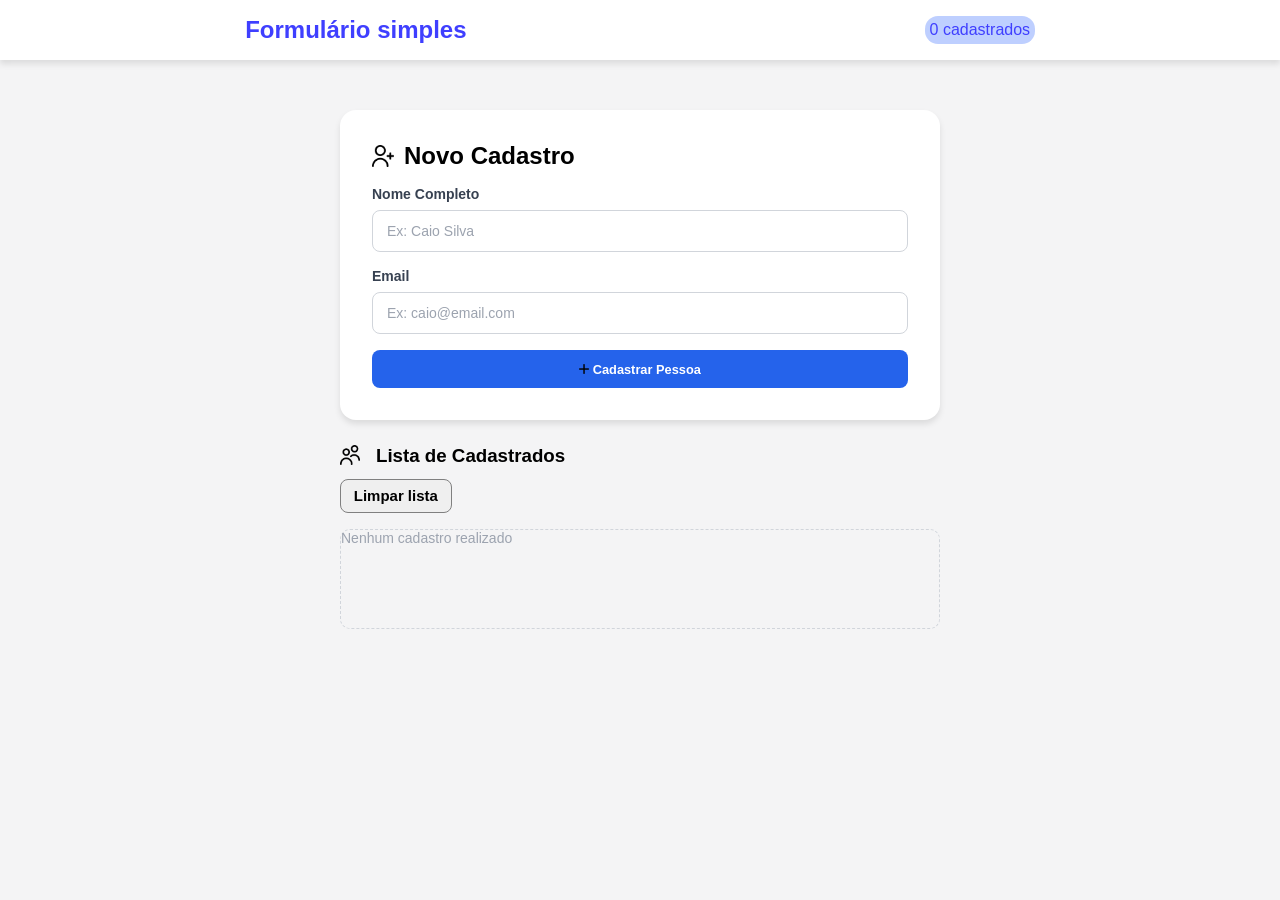
<file: form/index.html>
<!DOCTYPE html>
<html lang="pt-br">
<head>
    <meta charset="UTF-8">
    <meta name="viewport" content="width=device-width, initial-scale=1.0">
    <title>Simple Form</title>
    <link rel="stylesheet" href="/form/css/style.css">
</head>
<body>
    <header class="site-header">
        <div id="div-header">
            <h2 class="title-header">
            Formulário simples
            </h2>
            <span id="registered-count">
                0  cadastrados
            </span>
        </div>
    </header>

    <main>

        <div id="messageBox" class="hidden"></div>

        <nav>
            <div class="div-title-nav">
                <img src="/form/assets/img/adicionar-usuario.png" alt="icon-new-user" >
                <h2>Novo Cadastro</h2>
            </div>
            
            <form>
                <div class="form-div">
                    <label for="name">Nome Completo</label>
                    <input type="text" id="name" placeholder="Ex: Caio Silva">
                </div>
 
                <div class="form-div">
                    <label for="email">Email</label>
                    <input type="email" name="email" id="email" placeholder="Ex: caio@email.com">
                </div>

                <button type="button" onclick="handleFormSubmit()">
                    <img src="/form/assets/img/mais.png" alt="icon-add" style="height: 10px;">
                    Cadastrar Pessoa
                </button>
            </form>
        </nav>

        <div class="list-users">

            <div>
                <div class="title-list">
                    <img src="/form/assets/img/pesssoas.png" alt="icon-list" height="20px">
                    <h3>Lista de Cadastrados</h3>
                </div>
                
                <button class="clear-button" onclick="removeRegister()" >
                   <h3>Limpar lista</h3> 
                </button>
            </div>

            
            <section id="listContent">
                Nenhum cadastro realizado
            </section>

        </div>
    </main>
</body>
<script src="/form/js/script.js"></script>
</html>
</file>
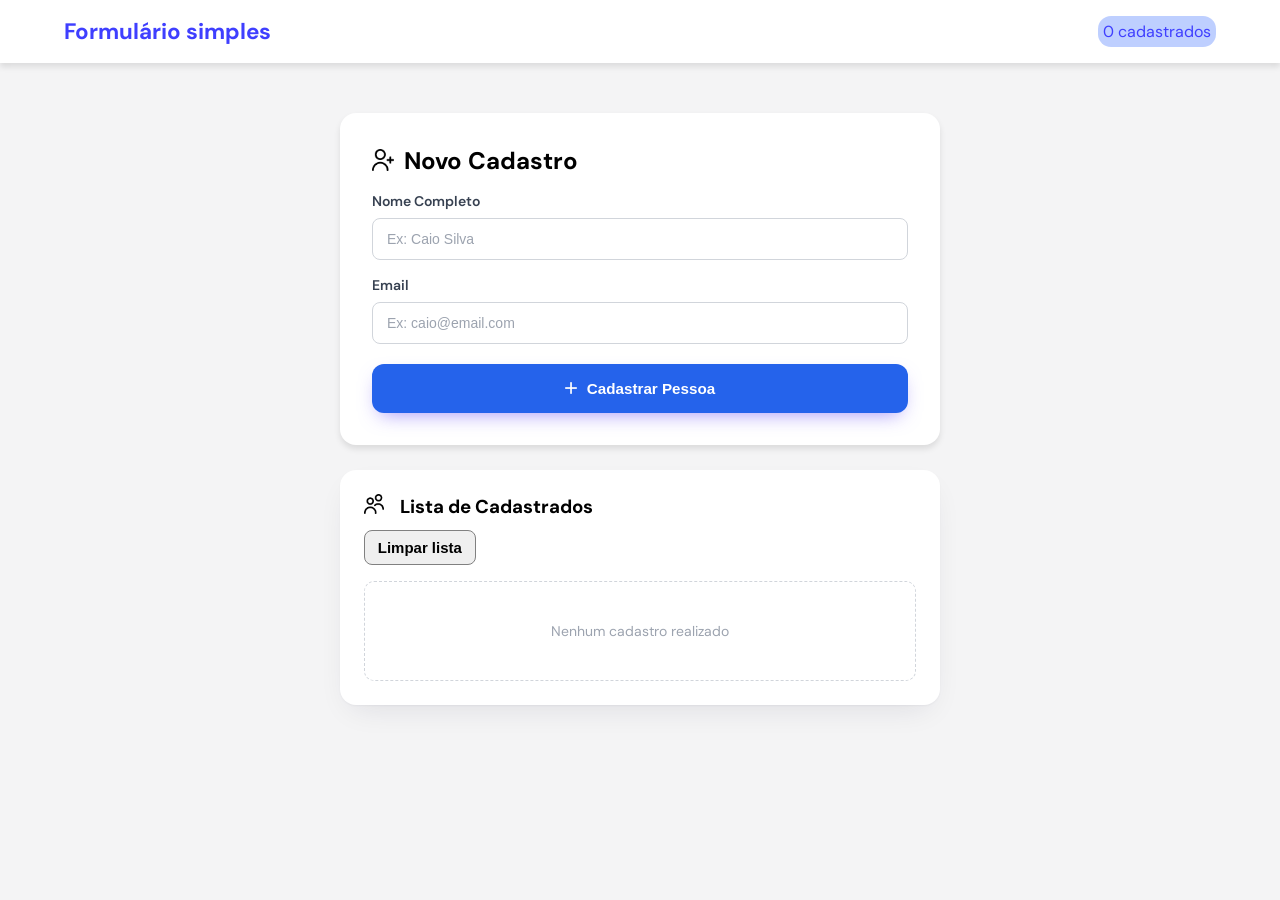
<file: form/frontend/src/index.html>
<!DOCTYPE html>
<html lang="pt-br">
<head>
    <meta charset="UTF-8">
    <meta name="viewport" content="width=device-width, initial-scale=1.0">
    <title>Simple Form</title>
    <link rel="stylesheet" href="/form/frontend/src/css/style.css">
</head>
<body>
    <header class="site-header">
        <div id="div-header">
            <h2 class="title-header">
            Formulário simples
            </h2>
            <span id="registered-count">
                0  cadastrados
            </span>
        </div>
    </header>

    <main>

        <div id="messageBox" class="hidden"></div>

        <nav>
            <div class="div-title-nav">
                <img src="/form/frontend/src/assets/img/adicionar-usuario.png" alt="icon-new-user" >
                <h2>Novo Cadastro</h2>
            </div>
            
            <form>
                <div class="form-div">
                    <label for="name">Nome Completo</label>
                    <input type="text" id="name" placeholder="Ex: Caio Silva">
                </div>
 
                <div class="form-div">
                    <label for="email">Email</label>
                    <input type="email" name="email" id="email" placeholder="Ex: caio@email.com">
                </div>

                <button type="button" onclick="handleFormSubmit()">
                    <img src="/form/frontend/src/assets/img/mais.png" alt="icon-add" style="height: 10px;">
                    Cadastrar Pessoa
                </button>
            </form>
        </nav>

        <div class="list-users">

            <div>
                <div class="title-list">
                    <img src="/form//frontend/src/assets/img/pesssoas.png" alt="icon-list" height="20px">
                    <h3>Lista de Cadastrados</h3>
                </div>
                
                <button class="clear-button" onclick="removeRegister()" >
                   <h3>Limpar lista</h3> 
                </button>
            </div>

            
            <section id="listContent">
                <span>Nenhum cadastro realizado</span>
            </section>

        </div>
    </main>
</body>
<script src="/form//frontend/src/js/script.js"></script>
</html>
</file>
<file: form/css/style.css>
* {
    margin: 0;
    padding: 0;
    box-sizing: border-box;
}

html, body {
    background-color: rgb(244, 244, 245);
    font-family: sans-serif;
}

header {
    background-color: white;
    color: rgb(63, 63, 255);
    box-shadow: 0 4px 6px rgba(0, 0, 0, 0.1);
}
header div{
    display: flex;
    align-items: center;
    justify-content: space-around;

    padding: 1em;
}

header span{
    background-color: rgb(190, 207, 255);
    border-radius: 13px;
    padding: 0.3em;
}


main {
    width: min(600px, 90%);
    margin: 50px auto;

    display: flex;
    flex-direction: column;
    gap: 25px;
}

nav{
    background-color: white;
    border-radius: 16px;
    padding: 2em;
     box-shadow: 0 4px 6px rgba(0, 0, 0, 0.1);
}


.div-title-nav {
    display: flex;
    align-items: center;
    gap: 10px;
    
    margin-bottom: 1em;
}

.div-title-nav img {
    width: 22px;
    height: 22px;
}

.div-title-nav h2 {
    font-size: 1.5em;
}


form {
    display: flex;
    flex-direction: column;
    gap: 1em;
}

.form-div {
    display: flex;
    flex-direction: column;
    gap: 0.5em;
}

.form-div label {
    font-size: 14px;
    font-weight: 600;
    color: #374151;
}

.form-div input {
    height: 3em;
    padding: 1em;

    border: 1px solid #d1d5db;
    border-radius: 8px;

    background: #fff;

    font-size: 14px;
    outline: none;

    transition: border-color 0.2s, box-shadow 0.4s;
}

.form-div input::placeholder {
    color: #9ca3af;
}

.form-div input:focus {
    border-color: #2563eb;
    box-shadow: 0 0 0 3px rgba(37, 99, 235, 0.12);
}

form button {
    height: 3em;

    border: none;
    border-radius: 8px;

    background: #2563eb;
    color: white;

    font-size: 0.8em;
    font-weight: 600;

    cursor: pointer;

    transition: background 0.2s, transform 0.1s;
}

form button:hover {
    background: #1d4ed8;
}

form button:active {
    transform: scale(0.98);
}

.list-users{
    display: flex;
    flex-direction: column;
    gap: 1em;
}

.title-list{
    padding-bottom: 0.7em;
    display: flex;
    gap: 16px;
}

.list-users button{

    height: 2.7em;
    padding-inline:1em ;

    border: solid gray 1px;
    border-radius: 8px;

    font-size: 0.8em;

    cursor: pointer;

    transition: background 0.2s, transform 0.1s;
}

.list-users button:hover{
   background-color: rgb(216, 216, 216);
   border: solid 1px rgb(143, 6, 6);
   color: red;
   font-weight: 500;
}

.list-users button:active {
    transform: scale(0.99);
    background-color: red;
    color: black;
    border: none;
}


#listContent { 
    min-height: 100px; 
    display: flex; 
    flex-direction: column;
    
    border: 1px dashed #d1d5db; 
    border-radius: 10px; 
    color: #9ca3af; 
    font-size: 14px; 
    
}

#listContent > div{
    display: flex;
    flex-direction: column;
    margin: 5px;
}

.user-perfil{
    display: flex;
    align-items: center;
    gap: 7px;
    margin: 5px;
    justify-content: space-between;
}

.photo-perfil{
    background-color: #1d4ed8;
    color: white;
    padding: 5px;
    padding-inline: 10px;
    border-radius: 20px;
}

#messageBox {
    position: absolute;
    top: 100px;
    left: 50%;

    padding: 12px 20px;
    border-radius: 8px;

    opacity: 1;
    transform: translate(-50%, 0);

    transition: opacity 0.3s ease, transform 0.3s ease;
}

.button-delete{
    cursor: pointer;
    transition: transform 0.1s;
}

.button-delete:active{
    transform: scale(0.98);
}

#messageBox.hidden {
    opacity: 0;
    transform: translate(-50%, -20px);
}

.message_success {
    background-color: #ecfdf5;
    color: #047857;
    border: 1px solid #a7f3d0;
}

.message_error {
    background-color: #fff1f2;
    color: #be123c;
    border: 1px solid #fecdd3;
}



@media screen and (max-width: 728px) {
    #div-header{
        gap: 25px;
    }
}
</file>
<file: form/frontend/src/css/style.css>
@import url('https://fonts.googleapis.com/css2?family=Bricolage+Grotesque:opsz,wght@12..96,600;12..96,700&family=DM+Sans:wght@400;500;600&display=swap');

* {
    margin: 0;
    padding: 0;
    box-sizing: border-box;
}

html, body {
    background-color: rgb(244, 244, 245);
    font-family:'DM Sans', system-ui, 'Segoe UI', sans-serif;
}

header {
    background-color: white;
    color: rgb(63, 63, 255);
    box-shadow: 0 4px 6px rgba(0, 0, 0, 0.1);
}
header div{
    display: flex;
    align-items: center;
    justify-content: space-between;

    padding: 1rem max(4rem, 5%);
    gap: 1rem;
}

.title-header{
    font-size: 1.4rem;
}

header span{
    background-color: rgb(190, 207, 255);
    border-radius: 13px;
    padding: 0.3em 0.6em;
    padding: 0.3em;
    white-space: nowrap;
}


main {
    width: min(600px, 90%);
    margin: 50px auto;

    display: flex;
    flex-direction: column;
    gap: 25px;
}

nav{
    background-color: white;
    border-radius: 16px;
    padding: 2em;
     box-shadow: 0 4px 6px rgba(0, 0, 0, 0.1);
}


.div-title-nav {
    display: flex;
    align-items: center;
    gap: 10px;
    
    margin-bottom: 1em;
}

.div-title-nav img {
    width: 22px;
    height: 22px;
}

.div-title-nav h2 {
    font-size: 1.5em;
}


form {
    display: flex;
    flex-direction: column;
    gap: 1em;
}

.form-div {
    display: flex;
    flex-direction: column;
    gap: 0.5em;
}

.form-div label {
    font-size: 14px;
    font-weight: 600;
    color: #374151;
}

.form-div input {
    height: 3em;
    padding: 1em;

    border: 1px solid #d1d5db;
    border-radius: 8px;

    background: #fff;

    font-size: 14px;
    outline: none;

    transition: border-color 0.2s, box-shadow 0.4s;
}

.form-div input::placeholder {
    color: #9ca3af;
}

.form-div input:focus {
    border-color: #2563eb;
    box-shadow: 0 0 0 3px rgba(37, 99, 235, 0.12);
}

form button {
    
    display: inline-flex;
    align-items: center;
    justify-content: center;
    gap: 10px;
 
    height: 3.2em;
    margin-top: 0.3em;
 
    border: none;
    border-radius: 12px;
 
    background-color: #2563eb;
    color: white;
 
    font-size: 0.95rem;
    font-weight: 600;
 
    cursor: pointer;
    box-shadow: 0 8px 20px -8px rgba(91, 61, 245, 0.6);
 
    transition: background 0.2s, transform 0.1s, box-shadow 0.2s;
}

form button:hover {
    background: #1d4ed8;
}

form button:active {
    transform: scale(0.98);
}

form button img {
    height: 12px !important;
    filter: brightness(0) invert(1);
}

.list-users{
    display: flex;
    flex-direction: column;
    gap: 1em;
    background-color: white;
    padding: 1.5em;
    border-radius: 16px;
    box-shadow: 0 1px 2px rgba(23, 21, 59, 0.04), 0 12px 32px -12px rgba(23, 21, 59, 0.12);
}

.title-list{
    padding-bottom: 0.7em;
    display: flex;
    gap: 16px;
}

.list-users button{

    height: 2.7em;
    padding-inline:1em ;

    border: solid gray 1px;
    border-radius: 8px;

    font-size: 0.8em;

    cursor: pointer;

    transition: background 0.2s, transform 0.1s;
}

.list-users button:hover{
   background-color: rgb(216, 216, 216);
   border: solid 1px rgb(143, 6, 6);
   color: red;
   font-weight: 500;
}

.list-users button:active {
    transform: scale(0.99);
    background-color: red;
    color: black;
    border: none;
}


#listContent { 
    min-height: 100px; 
    display: flex; 
    flex-direction: column;
    align-items: center;
    justify-content: center;
    text-align: center;
    
    border: 1px dashed #d1d5db; 
    border-radius: 10px; 
    color: #9ca3af; 
    font-size: 14px; 
    
}

#listContent > div{
    display: flex;
    flex-direction: column;
    margin: 5px;
}

#listContent:has(.user-perfil) {
    align-items: stretch;
    justify-content: flex-start;
    text-align: left;
 
    border: none;
    border-radius: 0;
}

.user-perfil {
    display: flex;
    align-items: center;
    justify-content: space-between;
    margin: 5px;
}

.user-info {
    display: flex;
    align-items: center;
    gap: 7px;
}

.user-data {
    display: flex;
    flex-direction: column;
}

.photo-perfil{
    background-color: #1d4ed8;
    color: white;
    padding: 7px;
    padding-inline: 10px;
    border-radius: 20px;
}

#messageBox {
    position: absolute;
    top: 100px;
    left: 50%;

    padding: 12px 20px;
    border-radius: 8px;

    opacity: 1;
    transform: translate(-50%, 0);

    transition: opacity 0.3s ease, transform 0.3s ease;
}

.button-delete{
    cursor: pointer;
    transition: transform 0.1s;
}

.button-delete:active{
    transform: scale(0.98);
}

#messageBox.hidden {
    opacity: 0;
    transform: translate(-50%, -20px);
}

.message_success {
    background-color: #ecfdf5;
    color: #047857;
    border: 1px solid #a7f3d0;
}

.message_error {
    background-color: #fff1f2;
    color: #be123c;
    border: 1px solid #fecdd3;
}



@media screen and (max-width: 480px) {
    header div {
        padding: 0.8rem 1rem;
    }

    .title-header{
        font-size: 1.2em;
    }
}
</file>
